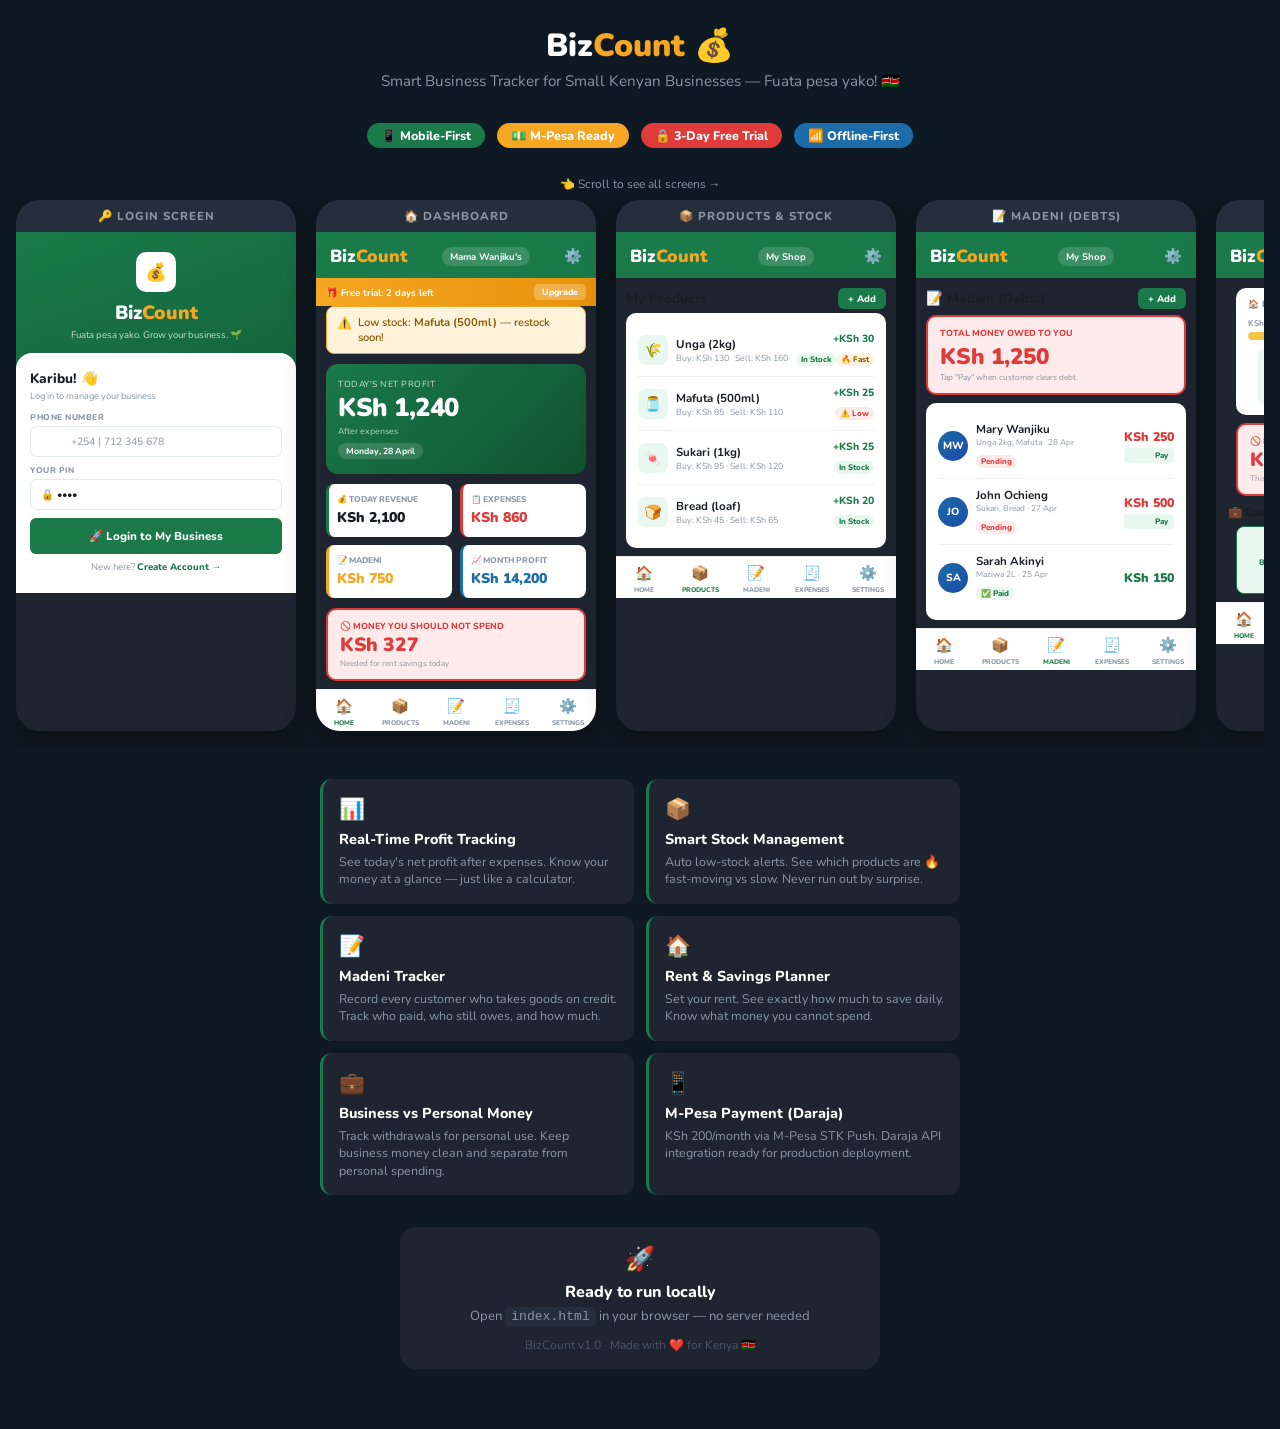
<file: preview.html>
<!DOCTYPE html>
<html lang="en">
<head>
<meta charset="UTF-8"/>
<meta name="viewport" content="width=device-width, initial-scale=1"/>
<title>BizCount — App Preview</title>
<link href="https://fonts.googleapis.com/css2?family=Nunito:wght@400;700;800;900&display=swap" rel="stylesheet"/>
<style>
*{box-sizing:border-box;margin:0;padding:0}
body{font-family:'Nunito',sans-serif;background:#0F1923;color:white;padding:24px 16px 60px;min-height:100vh}
h1{text-align:center;font-size:2rem;font-weight:900;margin-bottom:4px}
h1 span{color:#F5A623}
.tagline{text-align:center;color:#8A95A3;font-size:0.95rem;margin-bottom:32px}
.screens{display:flex;gap:20px;overflow-x:auto;padding-bottom:16px;scroll-snap-type:x mandatory;-webkit-overflow-scrolling:touch}
.screen{flex-shrink:0;width:280px;background:#1E2530;border-radius:24px;overflow:hidden;scroll-snap-align:start;box-shadow:0 8px 32px rgba(0,0,0,0.4)}
.screen-label{text-align:center;padding:8px;background:#252E3D;font-size:0.72rem;font-weight:800;text-transform:uppercase;letter-spacing:1px;color:#8A95A3}
.screen-body{padding:0}

/* Mini app mockup styles */
.m-top{background:#1A7A4A;padding:12px 14px 10px;display:flex;align-items:center;justify-content:space-between}
.m-logo{font-size:1.1rem;font-weight:900;color:white}.m-logo span{color:#F5A623}
.m-user{background:rgba(255,255,255,0.15);border-radius:12px;padding:3px 8px;font-size:0.6rem;font-weight:700;color:white}

.m-hero{background:linear-gradient(135deg,#1A7A4A,#0F5230);margin:10px;border-radius:12px;padding:14px 12px;color:white}
.m-hero .ml{font-size:0.55rem;opacity:0.8;text-transform:uppercase;letter-spacing:0.5px}
.m-hero .mn{font-size:1.6rem;font-weight:900;letter-spacing:-0.5px}
.m-hero .ms{font-size:0.55rem;opacity:0.7}
.m-hero .mb{display:inline-block;background:rgba(255,255,255,0.15);border-radius:10px;padding:2px 8px;font-size:0.55rem;font-weight:700;margin-top:6px}

.m-grid{display:grid;grid-template-columns:1fr 1fr;gap:8px;margin:0 10px 10px}
.m-stat{background:white;border-radius:8px;padding:10px 8px;border-left:3px solid #1A7A4A}
.m-stat.red{border-color:#E03B3B}.m-stat.gold{border-color:#F5A623}.m-stat.blue{border-color:#1B6CA8}
.m-stat .sl{font-size:0.52rem;font-weight:800;color:#8A95A3;text-transform:uppercase;margin-bottom:3px}
.m-stat .sv{font-size:0.88rem;font-weight:900;color:#1A1D23}
.m-stat.red .sv{color:#E03B3B}.m-stat.gold .sv{color:#F5A623}.m-stat.blue .sv{color:#1B6CA8}

.m-warn{background:#FFF3DC;border:1.5px solid #F5A623;border-radius:8px;margin:0 10px 8px;padding:8px 10px;display:flex;gap:6px;align-items:flex-start}
.m-warn span{font-size:0.7rem;color:#8A5A00;font-weight:600}

.m-card{background:white;border-radius:10px;margin:0 10px 8px;padding:10px 12px}
.m-card-title{font-size:0.55rem;font-weight:800;text-transform:uppercase;color:#8A95A3;letter-spacing:0.5px;margin-bottom:8px}

.m-donotspend{background:#FDEAEA;border:2px solid #E03B3B;border-radius:10px;margin:0 10px 8px;padding:10px 12px}
.m-donotspend .dt{font-size:0.55rem;font-weight:800;text-transform:uppercase;color:#E03B3B}
.m-donotspend .dn{font-size:1.2rem;font-weight:900;color:#E03B3B}

.m-prog-wrap{margin-bottom:6px}
.m-prog-labels{display:flex;justify-content:space-between;font-size:0.52rem;color:#8A95A3;margin-bottom:3px;font-weight:700}
.m-prog-bar{height:8px;background:#F5F7FA;border-radius:10px;overflow:hidden}
.m-prog-fill{height:100%;background:linear-gradient(90deg,#25A865,#1A7A4A);border-radius:10px}

.m-prod-item{display:flex;align-items:center;gap:8px;padding:8px 0;border-bottom:1px solid #F0F0F0}
.m-prod-item:last-child{border:none}
.m-prod-icon{width:30px;height:30px;background:#E8F7EF;border-radius:8px;display:flex;align-items:center;justify-content:center;font-size:0.9rem;flex-shrink:0}
.m-prod-info{flex:1}.m-prod-name{font-size:0.72rem;font-weight:700;color:#1A1D23}.m-prod-meta{font-size:0.55rem;color:#8A95A3}
.m-prod-right{text-align:right}.m-prod-profit{font-size:0.65rem;font-weight:800;color:#1A7A4A}.m-prod-badge{font-size:0.5rem;font-weight:800;padding:1px 5px;border-radius:8px;margin-top:2px;display:inline-block}
.badge-low{background:#FDEAEA;color:#E03B3B}.badge-ok{background:#E8F7EF;color:#1A7A4A}.badge-fast{background:#FFF3DC;color:#8A5A00}

.m-debt-item{display:flex;align-items:center;gap:8px;padding:8px 0;border-bottom:1px solid #F0F0F0}
.m-debt-item:last-child{border:none}
.m-debt-av{width:30px;height:30px;border-radius:50%;background:linear-gradient(135deg,#1B6CA8,#1B4CA8);display:flex;align-items:center;justify-content:center;color:white;font-size:0.65rem;font-weight:800;flex-shrink:0}
.m-debt-info{flex:1}.m-debt-name{font-size:0.72rem;font-weight:700;color:#1A1D23}.m-debt-desc{font-size:0.52rem;color:#8A95A3}
.m-debt-right{text-align:right}.m-debt-amt{font-size:0.78rem;font-weight:900;color:#E03B3B}
.m-debt-status{font-size:0.5rem;font-weight:800;padding:1px 5px;border-radius:8px;display:inline-block;margin-top:2px}
.s-pending{background:#FDEAEA;color:#E03B3B}.s-paid{background:#E8F7EF;color:#1A7A4A}

.m-bottom{display:flex;border-top:1px solid #F0F0F0;background:white;padding:6px 0 4px}
.m-nav{flex:1;display:flex;flex-direction:column;align-items:center;gap:2px;cursor:pointer}
.m-nav-icon{font-size:0.9rem}.m-nav-label{font-size:0.42rem;font-weight:800;text-transform:uppercase;color:#8A95A3}
.m-nav.active .m-nav-label{color:#1A7A4A}

.m-paywall{padding:16px 12px;text-align:center;background:white}
.m-pw-icon{font-size:2rem;margin-bottom:8px}
.m-pw-h{font-size:0.9rem;font-weight:900;color:#1A1D23;margin-bottom:4px}
.m-pw-p{font-size:0.6rem;color:#8A95A3;margin-bottom:10px}
.m-price-tag{background:#FFF3DC;border:1.5px dashed #F5A623;border-radius:8px;padding:8px;margin-bottom:10px}
.m-price-tag .pt{font-size:0.5rem;color:#8A95A3;font-weight:700;text-transform:uppercase}
.m-price-tag .pp{font-size:1.3rem;font-weight:900;color:#1A1D23}
.m-price-tag .ps{font-size:0.5rem;color:#8A95A3}
.m-btn{width:100%;padding:10px;background:#1A7A4A;border:none;border-radius:6px;color:white;font-family:'Nunito',sans-serif;font-size:0.72rem;font-weight:800;cursor:pointer;margin-bottom:6px}
.m-btn-gold{background:#F5A623}

.m-auth{background:linear-gradient(160deg,#1A7A4A,#0F5230);min-height:200px;display:flex;flex-direction:column;align-items:center;justify-content:flex-end;padding:0}
.m-auth-hero{text-align:center;padding:20px 12px 12px}
.m-auth-logo{width:40px;height:40px;background:white;border-radius:10px;display:flex;align-items:center;justify-content:center;margin:0 auto 8px;font-size:1.1rem}
.m-auth-h{font-size:1.2rem;font-weight:900;color:white}
.m-auth-h span{color:#F5A623}
.m-auth-t{font-size:0.6rem;color:rgba(255,255,255,0.75);margin-top:2px}
.m-auth-card{background:white;border-radius:16px 16px 0 0;padding:16px 14px 20px;width:100%}
.m-auth-card h3{font-size:0.85rem;font-weight:800;margin-bottom:2px;color:#1A1D23}
.m-auth-card .sub{font-size:0.58rem;color:#8A95A3;margin-bottom:10px}
.m-form-group{margin-bottom:8px}
.m-label{font-size:0.52rem;font-weight:800;color:#8A95A3;text-transform:uppercase;letter-spacing:0.5px;display:block;margin-bottom:3px}
.m-input{width:100%;padding:7px 10px;border:1.5px solid #E2E8F0;border-radius:6px;font-size:0.65rem;color:#1A1D23}

.cf-mini{display:grid;grid-template-columns:1fr 1fr;gap:6px;margin:0 10px 8px}
.cf-mini-box{border-radius:8px;padding:8px;text-align:center}
.cf-mini-box.biz{background:#E8F7EF;border:1.5px solid #1A7A4A}
.cf-mini-box.per{background:#FDEAEA;border:1.5px solid #E03B3B}
.cf-mini-box .ci{font-size:0.9rem;margin-bottom:2px}
.cf-mini-box .cl{font-size:0.5rem;font-weight:800;text-transform:uppercase}
.cf-mini-box.biz .cl{color:#1A7A4A}.cf-mini-box.per .cl{color:#E03B3B}
.cf-mini-box .ca{font-size:0.78rem;font-weight:900}
.cf-mini-box.biz .ca{color:#1A7A4A}.cf-mini-box.per .ca{color:#E03B3B}

.save-mini{background:#E8F7EF;border-radius:8px;margin:0 10px 8px;padding:8px 10px;display:flex;gap:8px;align-items:center}
.save-mini .si{width:28px;height:28px;background:#1A7A4A;border-radius:7px;display:flex;align-items:center;justify-content:center;font-size:0.8rem;flex-shrink:0}
.save-mini .st .stl{font-size:0.5rem;font-weight:800;text-transform:uppercase;color:#1A7A4A}
.save-mini .st .sta{font-size:0.88rem;font-weight:900;color:#1A7A4A}

/* Feature list */
.features{max-width:640px;margin:32px auto;display:grid;grid-template-columns:1fr 1fr;gap:12px}
@media(max-width:480px){.features{grid-template-columns:1fr}}
.feat{background:#1E2530;border-radius:12px;padding:16px;border-left:3px solid #1A7A4A}
.feat .fi{font-size:1.3rem;margin-bottom:6px}
.feat .fh{font-size:0.9rem;font-weight:800;margin-bottom:4px}
.feat .fp{font-size:0.78rem;color:#8A95A3;line-height:1.4}

.badge-pill{display:inline-block;background:#1A7A4A;color:white;border-radius:20px;padding:4px 14px;font-size:0.78rem;font-weight:800;margin:0 4px 8px}
.badge-pill.gold{background:#F5A623}.badge-pill.red{background:#E03B3B}.badge-pill.blue{background:#1B6CA8}

.scroll-hint{text-align:center;color:#8A95A3;font-size:0.75rem;margin-bottom:8px}
</style>
</head>
<body>

<h1>Biz<span>Count</span> 💰</h1>
<p class="tagline">Smart Business Tracker for Small Kenyan Businesses — Fuata pesa yako! 🇰🇪</p>

<div style="text-align:center;margin-bottom:20px">
  <span class="badge-pill">📱 Mobile-First</span>
  <span class="badge-pill gold">💵 M-Pesa Ready</span>
  <span class="badge-pill red">🔒 3-Day Free Trial</span>
  <span class="badge-pill blue">📶 Offline-First</span>
</div>

<p class="scroll-hint">👈 Scroll to see all screens →</p>

<!-- SCREENS SHOWCASE -->
<div class="screens">

  <!-- Screen 1: Login -->
  <div class="screen">
    <div class="screen-label">🔑 Login Screen</div>
    <div class="screen-body">
      <div class="m-auth">
        <div class="m-auth-hero">
          <div class="m-auth-logo">💰</div>
          <div class="m-auth-h">Biz<span>Count</span></div>
          <div class="m-auth-t">Fuata pesa yako. Grow your business. 🌱</div>
        </div>
        <div class="m-auth-card">
          <h3>Karibu! 👋</h3>
          <div class="sub">Log in to manage your business</div>
          <div class="m-form-group">
            <label class="m-label">Phone Number</label>
            <div class="m-input" style="color:#8A95A3;padding-left:40px;position:relative">+254 | 712 345 678</div>
          </div>
          <div class="m-form-group">
            <label class="m-label">Your PIN</label>
            <div class="m-input" style="color:#1A1D23">🔒  ••••</div>
          </div>
          <button class="m-btn">🚀 Login to My Business</button>
          <div style="text-align:center;font-size:0.6rem;color:#8A95A3">New here? <span style="color:#1A7A4A;font-weight:800">Create Account →</span></div>
        </div>
      </div>
    </div>
  </div>

  <!-- Screen 2: Dashboard -->
  <div class="screen">
    <div class="screen-label">🏠 Dashboard</div>
    <div class="screen-body">
      <div class="m-top">
        <div class="m-logo">Biz<span>Count</span></div>
        <div class="m-user">Mama Wanjiku's</div>
        <span style="font-size:0.9rem">⚙️</span>
      </div>
      <!-- Trial Banner -->
      <div style="background:linear-gradient(90deg,#F5A623,#E8920A);padding:6px 10px;display:flex;align-items:center;justify-content:space-between">
        <span style="font-size:0.6rem;font-weight:700;color:white">🎁 Free trial: 2 days left</span>
        <span style="background:rgba(255,255,255,0.25);border-radius:4px;padding:2px 8px;font-size:0.55rem;font-weight:800;color:white">Upgrade</span>
      </div>
      <!-- Warning -->
      <div class="m-warn">
        <span style="font-size:0.75rem">⚠️</span>
        <span>Low stock: <strong>Mafuta (500ml)</strong> — restock soon!</span>
      </div>
      <!-- Hero -->
      <div class="m-hero">
        <div class="ml">TODAY'S NET PROFIT</div>
        <div class="mn">KSh 1,240</div>
        <div class="ms">After expenses</div>
        <div class="mb">Monday, 28 April</div>
      </div>
      <!-- Stat Grid -->
      <div class="m-grid">
        <div class="m-stat"><div class="sl">💰 Today Revenue</div><div class="sv">KSh 2,100</div></div>
        <div class="m-stat red"><div class="sl">📋 Expenses</div><div class="sv" style="color:#E03B3B">KSh 860</div></div>
        <div class="m-stat gold"><div class="sl">📝 Madeni</div><div class="sv" style="color:#F5A623">KSh 750</div></div>
        <div class="m-stat blue"><div class="sl">📈 Month Profit</div><div class="sv" style="color:#1B6CA8">KSh 14,200</div></div>
      </div>
      <!-- Do Not Spend -->
      <div class="m-donotspend">
        <div class="dt">🚫 Money You Should NOT Spend</div>
        <div class="dn">KSh 327</div>
        <div style="font-size:0.5rem;color:#8A95A3">Needed for rent savings today</div>
      </div>
      <!-- Bottom Nav -->
      <div class="m-bottom">
        <div class="m-nav active"><div class="m-nav-icon">🏠</div><div class="m-nav-label">Home</div></div>
        <div class="m-nav"><div class="m-nav-icon">📦</div><div class="m-nav-label">Products</div></div>
        <div class="m-nav"><div class="m-nav-icon">📝</div><div class="m-nav-label">Madeni</div></div>
        <div class="m-nav"><div class="m-nav-icon">🧾</div><div class="m-nav-label">Expenses</div></div>
        <div class="m-nav"><div class="m-nav-icon">⚙️</div><div class="m-nav-label">Settings</div></div>
      </div>
    </div>
  </div>

  <!-- Screen 3: Products -->
  <div class="screen">
    <div class="screen-label">📦 Products & Stock</div>
    <div class="screen-body">
      <div class="m-top">
        <div class="m-logo">Biz<span>Count</span></div>
        <div class="m-user">My Shop</div>
        <span style="font-size:0.9rem">⚙️</span>
      </div>
      <div style="padding:10px 10px 4px;display:flex;align-items:center;justify-content:space-between">
        <div style="font-size:0.85rem;font-weight:800;color:#1A1D23">My Products</div>
        <div style="background:#1A7A4A;color:white;border-radius:6px;padding:4px 10px;font-size:0.6rem;font-weight:800">+ Add</div>
      </div>
      <div class="m-card">
        <div class="m-prod-item">
          <div class="m-prod-icon">🌾</div>
          <div class="m-prod-info"><div class="m-prod-name">Unga (2kg)</div><div class="m-prod-meta">Buy: KSh 130 · Sell: KSh 160</div></div>
          <div class="m-prod-right"><div class="m-prod-profit">+KSh 30</div><div class="m-prod-badge badge-ok">In Stock</div><div class="m-prod-badge badge-fast">🔥 Fast</div></div>
        </div>
        <div class="m-prod-item">
          <div class="m-prod-icon">🫙</div>
          <div class="m-prod-info"><div class="m-prod-name">Mafuta (500ml)</div><div class="m-prod-meta">Buy: KSh 85 · Sell: KSh 110</div></div>
          <div class="m-prod-right"><div class="m-prod-profit">+KSh 25</div><div class="m-prod-badge badge-low">⚠️ Low</div></div>
        </div>
        <div class="m-prod-item">
          <div class="m-prod-icon">🍬</div>
          <div class="m-prod-info"><div class="m-prod-name">Sukari (1kg)</div><div class="m-prod-meta">Buy: KSh 95 · Sell: KSh 120</div></div>
          <div class="m-prod-right"><div class="m-prod-profit">+KSh 25</div><div class="m-prod-badge badge-ok">In Stock</div></div>
        </div>
        <div class="m-prod-item">
          <div class="m-prod-icon">🍞</div>
          <div class="m-prod-info"><div class="m-prod-name">Bread (loaf)</div><div class="m-prod-meta">Buy: KSh 45 · Sell: KSh 65</div></div>
          <div class="m-prod-right"><div class="m-prod-profit">+KSh 20</div><div class="m-prod-badge badge-ok">In Stock</div></div>
        </div>
      </div>
      <div class="m-bottom">
        <div class="m-nav"><div class="m-nav-icon">🏠</div><div class="m-nav-label">Home</div></div>
        <div class="m-nav active"><div class="m-nav-icon">📦</div><div class="m-nav-label" style="color:#1A7A4A">Products</div></div>
        <div class="m-nav"><div class="m-nav-icon">📝</div><div class="m-nav-label">Madeni</div></div>
        <div class="m-nav"><div class="m-nav-icon">🧾</div><div class="m-nav-label">Expenses</div></div>
        <div class="m-nav"><div class="m-nav-icon">⚙️</div><div class="m-nav-label">Settings</div></div>
      </div>
    </div>
  </div>

  <!-- Screen 4: Madeni -->
  <div class="screen">
    <div class="screen-label">📝 Madeni (Debts)</div>
    <div class="screen-body">
      <div class="m-top">
        <div class="m-logo">Biz<span>Count</span></div>
        <div class="m-user">My Shop</div>
        <span style="font-size:0.9rem">⚙️</span>
      </div>
      <div style="padding:10px 10px 6px;display:flex;align-items:center;justify-content:space-between">
        <div style="font-size:0.85rem;font-weight:800;color:#1A1D23">📝 Madeni (Debts)</div>
        <div style="background:#1A7A4A;color:white;border-radius:6px;padding:4px 10px;font-size:0.6rem;font-weight:800">+ Add</div>
      </div>
      <!-- Total owed -->
      <div style="background:#FDEAEA;border:2px solid #E03B3B;border-radius:10px;margin:0 10px 8px;padding:10px 12px">
        <div style="font-size:0.55rem;font-weight:800;text-transform:uppercase;color:#E03B3B;margin-bottom:2px">Total Money Owed To You</div>
        <div style="font-size:1.4rem;font-weight:900;color:#E03B3B">KSh 1,250</div>
        <div style="font-size:0.52rem;color:#8A95A3">Tap "Pay" when customer clears debt</div>
      </div>
      <div class="m-card">
        <div class="m-debt-item">
          <div class="m-debt-av">MW</div>
          <div class="m-debt-info"><div class="m-debt-name">Mary Wanjiku</div><div class="m-debt-desc">Unga 2kg, Mafuta · 28 Apr</div><div class="m-debt-status s-pending">Pending</div></div>
          <div class="m-debt-right"><div class="m-debt-amt">KSh 250</div><div style="background:#E8F7EF;color:#1A7A4A;border-radius:4px;padding:2px 6px;font-size:0.5rem;font-weight:800;margin-top:3px">Pay</div></div>
        </div>
        <div class="m-debt-item">
          <div class="m-debt-av">JO</div>
          <div class="m-debt-info"><div class="m-debt-name">John Ochieng</div><div class="m-debt-desc">Sukari, Bread · 27 Apr</div><div class="m-debt-status s-pending">Pending</div></div>
          <div class="m-debt-right"><div class="m-debt-amt">KSh 500</div><div style="background:#E8F7EF;color:#1A7A4A;border-radius:4px;padding:2px 6px;font-size:0.5rem;font-weight:800;margin-top:3px">Pay</div></div>
        </div>
        <div class="m-debt-item">
          <div class="m-debt-av">SA</div>
          <div class="m-debt-info"><div class="m-debt-name">Sarah Akinyi</div><div class="m-debt-desc">Maziwa 2L · 25 Apr</div><div class="m-debt-status s-paid">✅ Paid</div></div>
          <div class="m-debt-right"><div class="m-debt-amt" style="color:#1A7A4A">KSh 150</div></div>
        </div>
      </div>
      <div class="m-bottom">
        <div class="m-nav"><div class="m-nav-icon">🏠</div><div class="m-nav-label">Home</div></div>
        <div class="m-nav"><div class="m-nav-icon">📦</div><div class="m-nav-label">Products</div></div>
        <div class="m-nav active"><div class="m-nav-icon">📝</div><div class="m-nav-label" style="color:#1A7A4A">Madeni</div></div>
        <div class="m-nav"><div class="m-nav-icon">🧾</div><div class="m-nav-label">Expenses</div></div>
        <div class="m-nav"><div class="m-nav-icon">⚙️</div><div class="m-nav-label">Settings</div></div>
      </div>
    </div>
  </div>

  <!-- Screen 5: Rent & Cash Flow -->
  <div class="screen">
    <div class="screen-label">🏠 Rent & Cash Flow</div>
    <div class="screen-body">
      <div class="m-top">
        <div class="m-logo">Biz<span>Count</span></div>
        <div class="m-user">My Shop</div>
        <span style="font-size:0.9rem">⚙️</span>
      </div>
      <div style="padding:10px;padding-bottom:0">
        <!-- Rent Progress Card -->
        <div class="m-card">
          <div class="m-card-title">🏠 Rent Progress</div>
          <div class="m-prog-wrap">
            <div class="m-prog-labels"><span>KSh 3,200 / KSh 8,000</span><span>40%</span></div>
            <div class="m-prog-bar"><div class="m-prog-fill" style="width:40%;background:linear-gradient(90deg,#F5C842,#F5A623)"></div></div>
          </div>
          <!-- Save Box -->
          <div class="save-mini" style="margin-top:8px;margin-bottom:0">
            <div class="si">💵</div>
            <div class="st"><div class="stl">Save Daily For Rent</div><div class="sta">KSh 327</div><div style="font-size:0.5rem;color:#8A95A3">for 15 days remaining</div></div>
          </div>
        </div>
        <!-- Do Not Spend -->
        <div class="m-donotspend">
          <div class="dt">🚫 Money You Should NOT Spend</div>
          <div class="dn">KSh 327</div>
          <div style="font-size:0.5rem;color:#8A95A3">This money is needed for rent savings</div>
        </div>
        <!-- Cash Flow Split -->
        <div style="font-size:0.72rem;font-weight:800;color:#1A1D23;padding:0 2px;margin-bottom:6px">💼 Cash Flow This Month</div>
        <div class="cf-mini">
          <div class="cf-mini-box biz">
            <div class="ci">🏦</div>
            <div class="cl">Business Money</div>
            <div class="ca">KSh 8,400</div>
          </div>
          <div class="cf-mini-box per">
            <div class="ci">👤</div>
            <div class="cl">Personal Use</div>
            <div class="ca">KSh 2,000</div>
          </div>
        </div>
      </div>
      <div class="m-bottom">
        <div class="m-nav active"><div class="m-nav-icon" style="color:#1A7A4A">🏠</div><div class="m-nav-label" style="color:#1A7A4A">Home</div></div>
        <div class="m-nav"><div class="m-nav-icon">📦</div><div class="m-nav-label">Products</div></div>
        <div class="m-nav"><div class="m-nav-icon">📝</div><div class="m-nav-label">Madeni</div></div>
        <div class="m-nav"><div class="m-nav-icon">🧾</div><div class="m-nav-label">Expenses</div></div>
        <div class="m-nav"><div class="m-nav-icon">⚙️</div><div class="m-nav-label">Settings</div></div>
      </div>
    </div>
  </div>

  <!-- Screen 6: Paywall -->
  <div class="screen">
    <div class="screen-label">💳 M-Pesa Paywall</div>
    <div class="screen-body" style="background:#00000099">
      <div style="background:rgba(0,0,0,0.5);padding:20px 10px">
        <div class="m-paywall" style="border-radius:16px 16px 0 0;margin:0">
          <div class="m-pw-icon">🔒</div>
          <div class="m-pw-h">Unlock Full Access</div>
          <div class="m-pw-p">Your free trial has ended. Pay monthly to keep using BizCount.</div>
          <div class="m-price-tag">
            <div class="pt">Monthly Subscription</div>
            <div class="pp">KSh 200</div>
            <div class="ps">Via M-Pesa · Cancel anytime</div>
          </div>
          <div class="m-form-group">
            <label class="m-label">Safaricom Number</label>
            <div class="m-input" style="padding-left:36px">+254 | 7XX XXX XXX</div>
          </div>
          <div style="background:#E8F7EF;border-radius:6px;padding:6px 8px;margin-bottom:8px;display:flex;gap:6px;align-items:center">
            <span style="font-size:0.7rem">📱</span>
            <span style="font-size:0.52rem;color:#1A7A4A;font-weight:700">You'll receive an M-Pesa prompt. Enter PIN to pay.</span>
          </div>
          <button class="m-btn m-btn-gold">💳 Pay KSh 200 via M-Pesa</button>
          <div style="text-align:center;font-size:0.55rem;color:#8A95A3;margin-top:4px">🔒 Secured by Safaricom Daraja API</div>
        </div>
      </div>
    </div>
  </div>

</div><!-- end screens -->

<!-- Feature Highlights -->
<div class="features">
  <div class="feat">
    <div class="fi">📊</div>
    <div class="fh">Real-Time Profit Tracking</div>
    <div class="fp">See today's net profit after expenses. Know your money at a glance — just like a calculator.</div>
  </div>
  <div class="feat">
    <div class="fi">📦</div>
    <div class="fh">Smart Stock Management</div>
    <div class="fp">Auto low-stock alerts. See which products are 🔥 fast-moving vs slow. Never run out by surprise.</div>
  </div>
  <div class="feat">
    <div class="fi">📝</div>
    <div class="fh">Madeni Tracker</div>
    <div class="fp">Record every customer who takes goods on credit. Track who paid, who still owes, and how much.</div>
  </div>
  <div class="feat">
    <div class="fi">🏠</div>
    <div class="fh">Rent & Savings Planner</div>
    <div class="fp">Set your rent. See exactly how much to save daily. Know what money you cannot spend.</div>
  </div>
  <div class="feat">
    <div class="fi">💼</div>
    <div class="fh">Business vs Personal Money</div>
    <div class="fp">Track withdrawals for personal use. Keep business money clean and separate from personal spending.</div>
  </div>
  <div class="feat">
    <div class="fi">📱</div>
    <div class="fh">M-Pesa Payment (Daraja)</div>
    <div class="fp">KSh 200/month via M-Pesa STK Push. Daraja API integration ready for production deployment.</div>
  </div>
</div>

<div style="text-align:center;margin-top:24px;padding:16px;background:#1E2530;border-radius:16px;max-width:480px;margin-left:auto;margin-right:auto">
  <div style="font-size:1.5rem;margin-bottom:6px">🚀</div>
  <div style="font-weight:800;font-size:1rem;margin-bottom:4px">Ready to run locally</div>
  <div style="font-size:0.82rem;color:#8A95A3;margin-bottom:12px">Open <code style="background:#252E3D;padding:2px 6px;border-radius:4px">index.html</code> in your browser — no server needed</div>
  <div style="font-size:0.75rem;color:#4A5568">BizCount v1.0 · Made with ❤️ for Kenya 🇰🇪</div>
</div>

</body>
</html>
</file>
